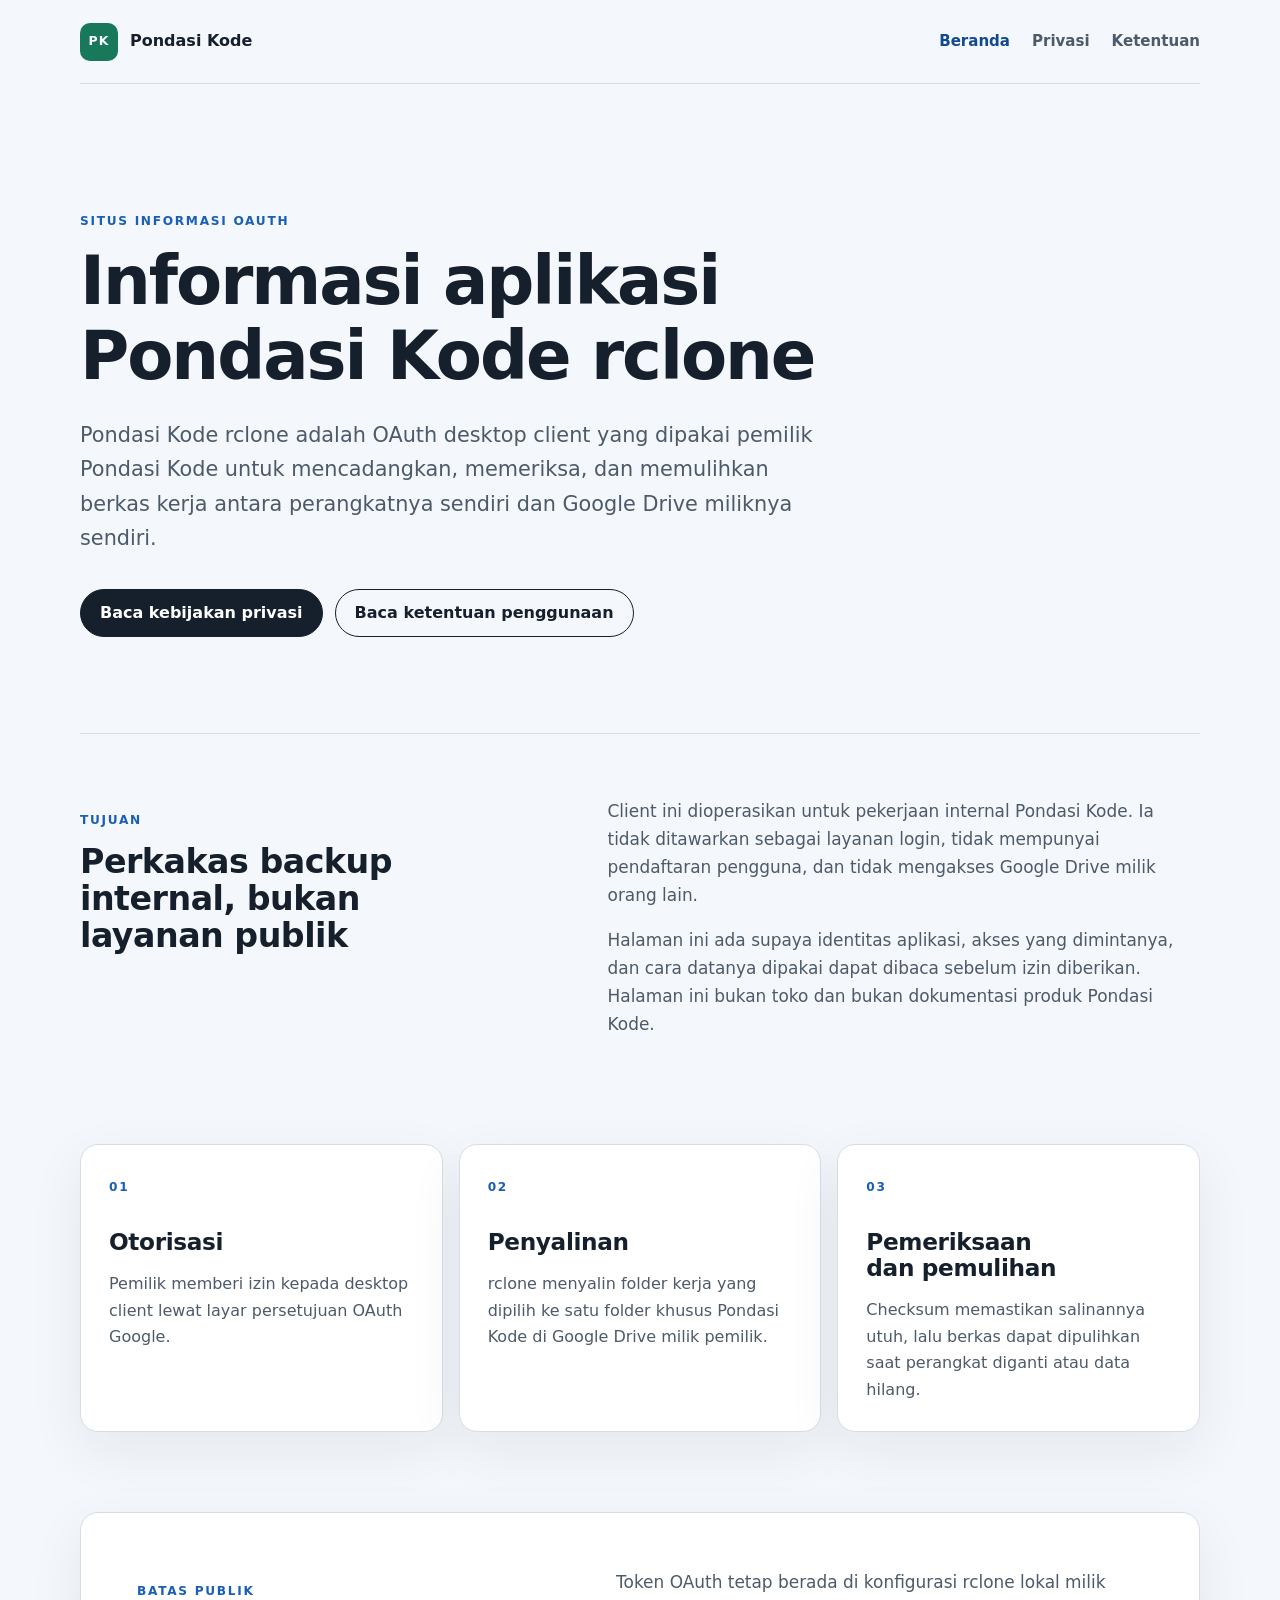
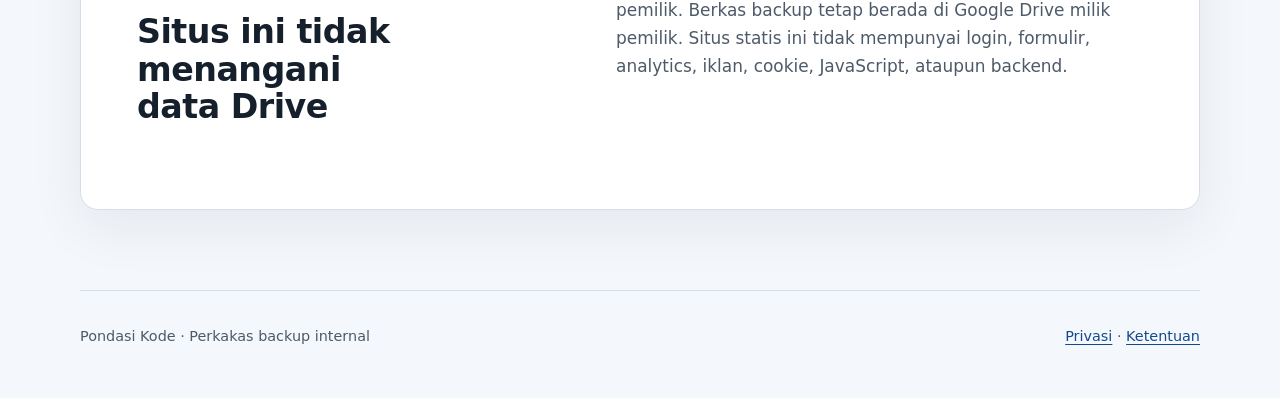
<file: index.html>
<!doctype html>
<html lang="id">
<head>
  <meta charset="utf-8">
  <meta name="viewport" content="width=device-width, initial-scale=1">
  <meta name="description" content="Informasi publik untuk OAuth desktop client Pondasi Kode rclone.">
  <meta name="referrer" content="no-referrer">
  <meta name="robots" content="noindex">
  <link rel="canonical" href="https://pondasi-kode.github.io/">
  <link rel="stylesheet" href="/assets/style.css">
  <title>Pondasi Kode — Informasi Aplikasi OAuth</title>
</head>
<body>
  <header class="site-header">
    <a class="brand" href="/" aria-label="Beranda Pondasi Kode">
      <span class="brand-mark" aria-hidden="true">PK</span>
      <span>Pondasi Kode</span>
    </a>
    <nav aria-label="Navigasi utama">
      <a aria-current="page" href="/">Beranda</a>
      <a href="/privacy.html">Privasi</a>
      <a href="/terms.html">Ketentuan</a>
    </nav>
  </header>

  <main>
    <section class="hero" aria-labelledby="page-title">
      <p class="eyebrow">Situs informasi OAuth</p>
      <h1 id="page-title">Informasi aplikasi Pondasi Kode rclone</h1>
      <p class="lead">Pondasi Kode rclone adalah OAuth desktop client yang dipakai pemilik Pondasi Kode untuk mencadangkan, memeriksa, dan memulihkan berkas kerja antara perangkatnya sendiri dan Google Drive miliknya sendiri.</p>
      <div class="actions">
        <a class="button primary" href="/privacy.html">Baca kebijakan privasi</a>
        <a class="button secondary" href="/terms.html">Baca ketentuan penggunaan</a>
      </div>
    </section>

    <section class="section" aria-labelledby="purpose-title">
      <div>
        <p class="section-label">Tujuan</p>
        <h2 id="purpose-title">Perkakas backup internal, bukan layanan publik</h2>
      </div>
      <div class="prose">
        <p>Client ini dioperasikan untuk pekerjaan internal Pondasi Kode. Ia tidak ditawarkan sebagai layanan login, tidak mempunyai pendaftaran pengguna, dan tidak mengakses Google Drive milik orang lain.</p>
        <p>Halaman ini ada supaya identitas aplikasi, akses yang dimintanya, dan cara datanya dipakai dapat dibaca sebelum izin diberikan. Halaman ini bukan toko dan bukan dokumentasi produk Pondasi Kode.</p>
      </div>
    </section>

    <section class="cards" aria-label="Cara kerja integrasi">
      <article>
        <span class="step">01</span>
        <h2>Otorisasi</h2>
        <p>Pemilik memberi izin kepada desktop client lewat layar persetujuan OAuth Google.</p>
      </article>
      <article>
        <span class="step">02</span>
        <h2>Penyalinan</h2>
        <p>rclone menyalin folder kerja yang dipilih ke satu folder khusus Pondasi Kode di Google Drive milik pemilik.</p>
      </article>
      <article>
        <span class="step">03</span>
        <h2>Pemeriksaan dan pemulihan</h2>
        <p>Checksum memastikan salinannya utuh, lalu berkas dapat dipulihkan saat perangkat diganti atau data hilang.</p>
      </article>
    </section>

    <section class="section notice" aria-labelledby="boundary-title">
      <div>
        <p class="section-label">Batas publik</p>
        <h2 id="boundary-title">Situs ini tidak menangani data Drive</h2>
      </div>
      <div class="prose">
        <p>Token OAuth tetap berada di konfigurasi rclone lokal milik pemilik. Berkas backup tetap berada di Google Drive milik pemilik. Situs statis ini tidak mempunyai login, formulir, analytics, iklan, cookie, JavaScript, ataupun backend.</p>
      </div>
    </section>
  </main>

  <footer>
    <p>Pondasi Kode · Perkakas backup internal</p>
    <p><a href="/privacy.html">Privasi</a> · <a href="/terms.html">Ketentuan</a></p>
  </footer>
</body>
</html>
</file>
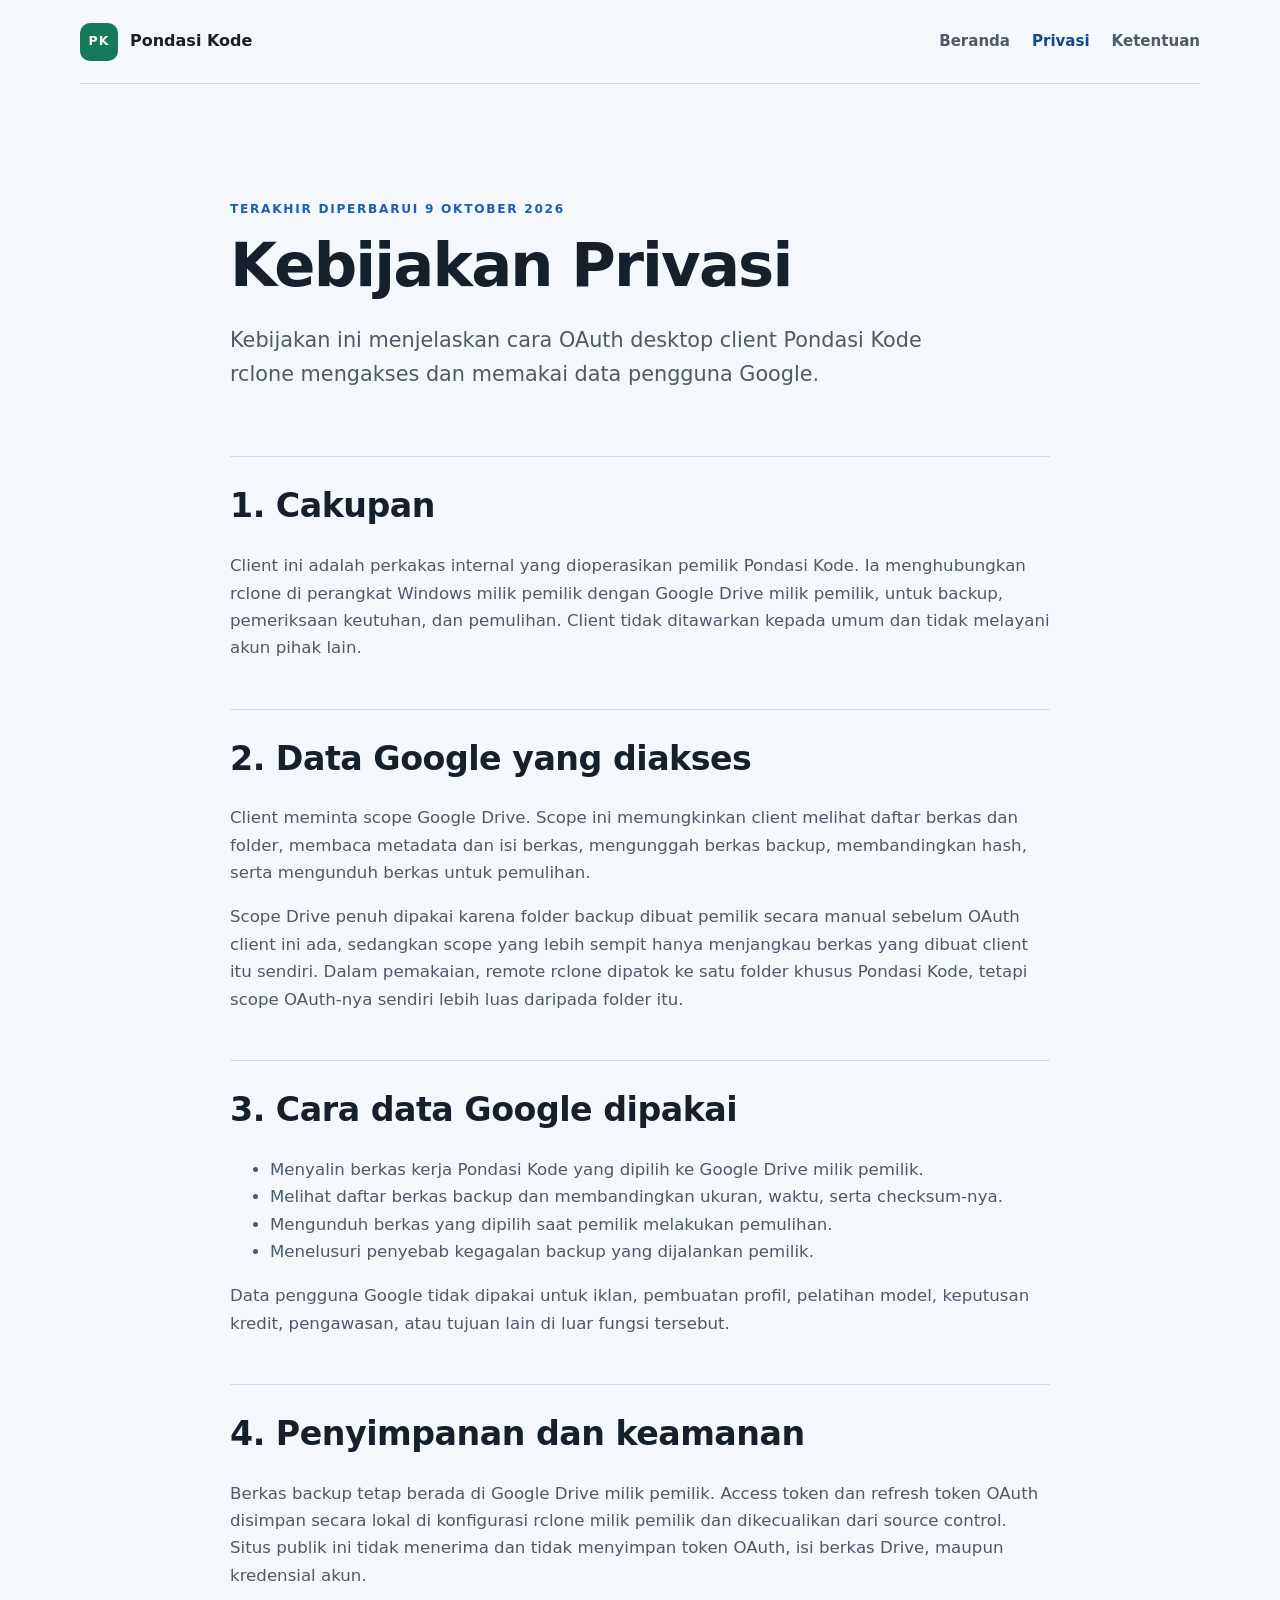
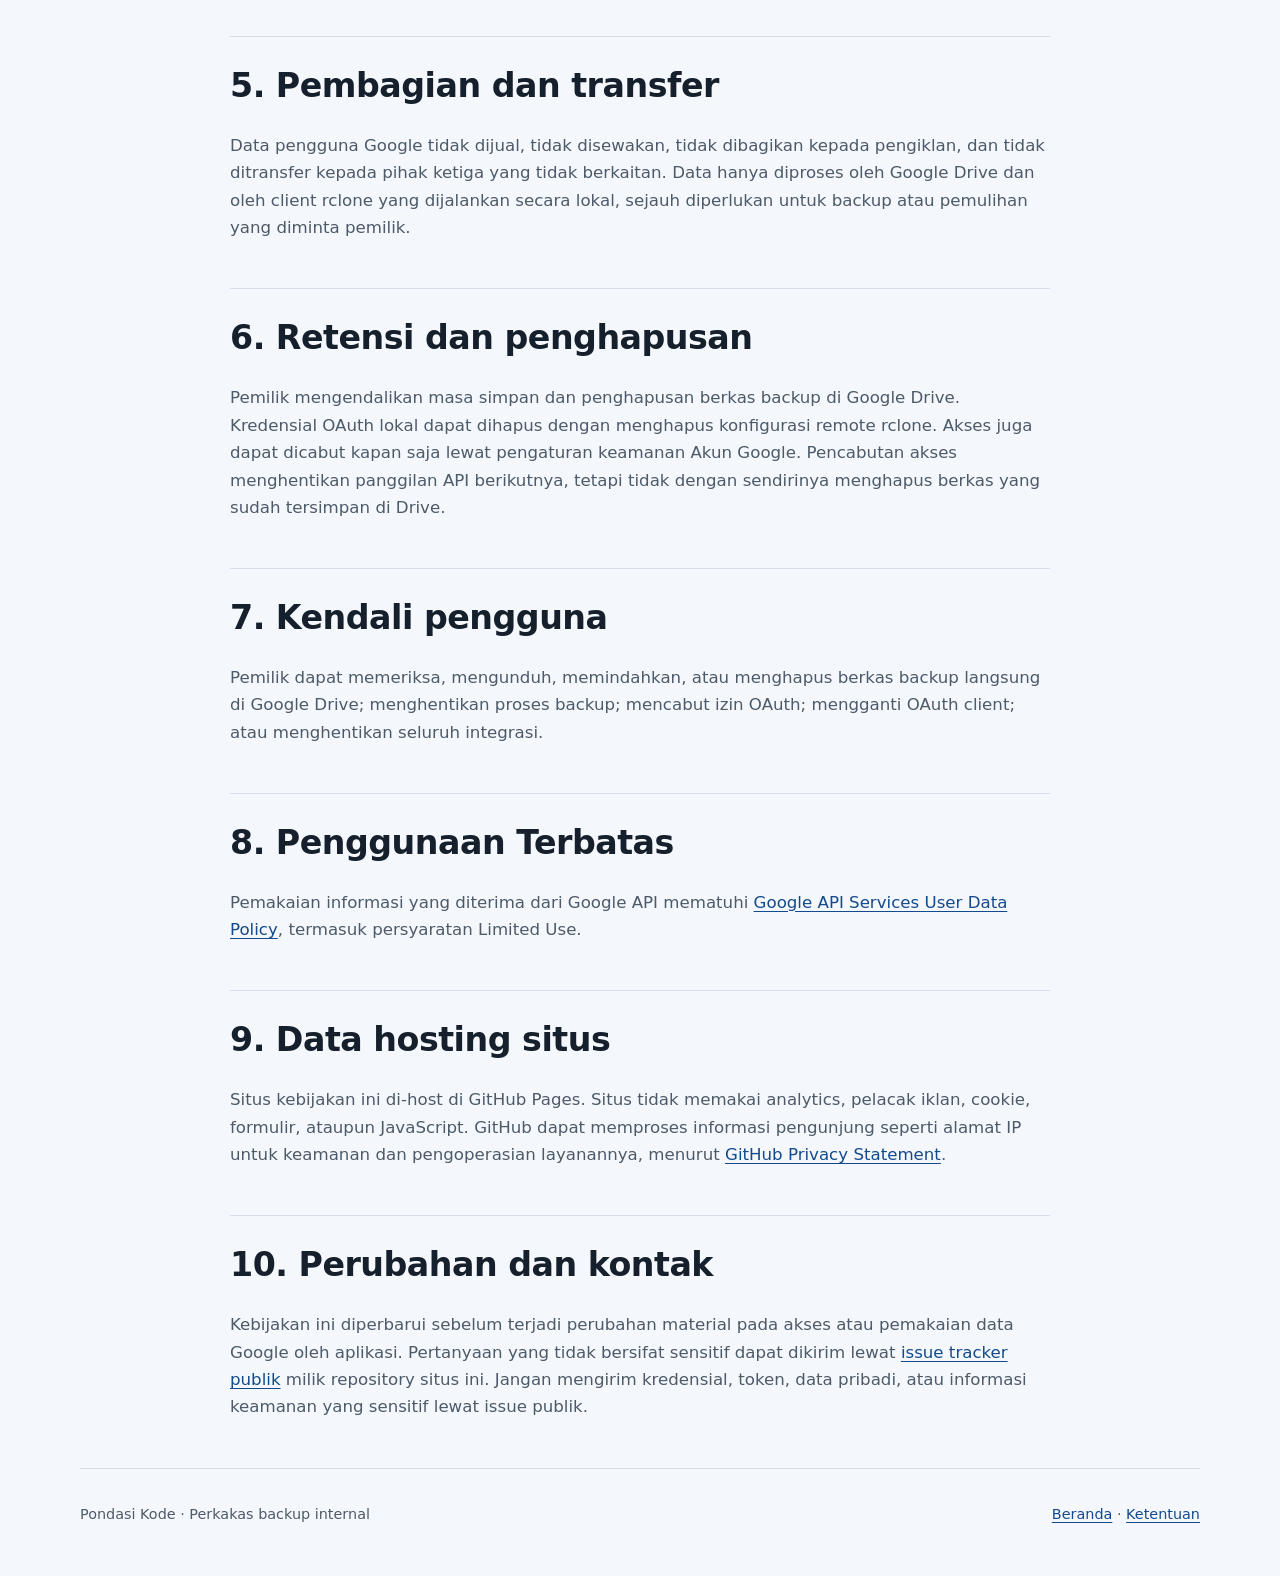
<file: privacy.html>
<!doctype html>
<html lang="id">
<head>
  <meta charset="utf-8">
  <meta name="viewport" content="width=device-width, initial-scale=1">
  <meta name="description" content="Kebijakan privasi untuk OAuth desktop client Pondasi Kode rclone.">
  <meta name="referrer" content="no-referrer">
  <meta name="robots" content="noindex">
  <link rel="canonical" href="https://pondasi-kode.github.io/privacy.html">
  <link rel="stylesheet" href="/assets/style.css">
  <title>Kebijakan Privasi — Pondasi Kode</title>
</head>
<body>
  <header class="site-header">
    <a class="brand" href="/" aria-label="Beranda Pondasi Kode">
      <span class="brand-mark" aria-hidden="true">PK</span>
      <span>Pondasi Kode</span>
    </a>
    <nav aria-label="Navigasi utama">
      <a href="/">Beranda</a>
      <a aria-current="page" href="/privacy.html">Privasi</a>
      <a href="/terms.html">Ketentuan</a>
    </nav>
  </header>

  <main class="policy">
    <header class="policy-heading">
      <p class="eyebrow">Terakhir diperbarui 9 Oktober 2026</p>
      <h1>Kebijakan Privasi</h1>
      <p class="lead">Kebijakan ini menjelaskan cara OAuth desktop client Pondasi Kode rclone mengakses dan memakai data pengguna Google.</p>
    </header>

    <section>
      <h2>1. Cakupan</h2>
      <p>Client ini adalah perkakas internal yang dioperasikan pemilik Pondasi Kode. Ia menghubungkan rclone di perangkat Windows milik pemilik dengan Google Drive milik pemilik, untuk backup, pemeriksaan keutuhan, dan pemulihan. Client tidak ditawarkan kepada umum dan tidak melayani akun pihak lain.</p>
    </section>

    <section>
      <h2>2. Data Google yang diakses</h2>
      <p>Client meminta scope Google Drive. Scope ini memungkinkan client melihat daftar berkas dan folder, membaca metadata dan isi berkas, mengunggah berkas backup, membandingkan hash, serta mengunduh berkas untuk pemulihan.</p>
      <p>Scope Drive penuh dipakai karena folder backup dibuat pemilik secara manual sebelum OAuth client ini ada, sedangkan scope yang lebih sempit hanya menjangkau berkas yang dibuat client itu sendiri. Dalam pemakaian, remote rclone dipatok ke satu folder khusus Pondasi Kode, tetapi scope OAuth-nya sendiri lebih luas daripada folder itu.</p>
    </section>

    <section>
      <h2>3. Cara data Google dipakai</h2>
      <ul>
        <li>Menyalin berkas kerja Pondasi Kode yang dipilih ke Google Drive milik pemilik.</li>
        <li>Melihat daftar berkas backup dan membandingkan ukuran, waktu, serta checksum-nya.</li>
        <li>Mengunduh berkas yang dipilih saat pemilik melakukan pemulihan.</li>
        <li>Menelusuri penyebab kegagalan backup yang dijalankan pemilik.</li>
      </ul>
      <p>Data pengguna Google tidak dipakai untuk iklan, pembuatan profil, pelatihan model, keputusan kredit, pengawasan, atau tujuan lain di luar fungsi tersebut.</p>
    </section>

    <section>
      <h2>4. Penyimpanan dan keamanan</h2>
      <p>Berkas backup tetap berada di Google Drive milik pemilik. Access token dan refresh token OAuth disimpan secara lokal di konfigurasi rclone milik pemilik dan dikecualikan dari source control. Situs publik ini tidak menerima dan tidak menyimpan token OAuth, isi berkas Drive, maupun kredensial akun.</p>
    </section>

    <section>
      <h2>5. Pembagian dan transfer</h2>
      <p>Data pengguna Google tidak dijual, tidak disewakan, tidak dibagikan kepada pengiklan, dan tidak ditransfer kepada pihak ketiga yang tidak berkaitan. Data hanya diproses oleh Google Drive dan oleh client rclone yang dijalankan secara lokal, sejauh diperlukan untuk backup atau pemulihan yang diminta pemilik.</p>
    </section>

    <section>
      <h2>6. Retensi dan penghapusan</h2>
      <p>Pemilik mengendalikan masa simpan dan penghapusan berkas backup di Google Drive. Kredensial OAuth lokal dapat dihapus dengan menghapus konfigurasi remote rclone. Akses juga dapat dicabut kapan saja lewat pengaturan keamanan Akun Google. Pencabutan akses menghentikan panggilan API berikutnya, tetapi tidak dengan sendirinya menghapus berkas yang sudah tersimpan di Drive.</p>
    </section>

    <section>
      <h2>7. Kendali pengguna</h2>
      <p>Pemilik dapat memeriksa, mengunduh, memindahkan, atau menghapus berkas backup langsung di Google Drive; menghentikan proses backup; mencabut izin OAuth; mengganti OAuth client; atau menghentikan seluruh integrasi.</p>
    </section>

    <section>
      <h2>8. Penggunaan Terbatas</h2>
      <p>Pemakaian informasi yang diterima dari Google API mematuhi <a href="https://developers.google.com/terms/api-services-user-data-policy">Google API Services User Data Policy</a>, termasuk persyaratan Limited Use.</p>
    </section>

    <section>
      <h2>9. Data hosting situs</h2>
      <p>Situs kebijakan ini di-host di GitHub Pages. Situs tidak memakai analytics, pelacak iklan, cookie, formulir, ataupun JavaScript. GitHub dapat memproses informasi pengunjung seperti alamat IP untuk keamanan dan pengoperasian layanannya, menurut <a href="https://docs.github.com/en/site-policy/privacy-policies/github-general-privacy-statement">GitHub Privacy Statement</a>.</p>
    </section>

    <section>
      <h2>10. Perubahan dan kontak</h2>
      <p>Kebijakan ini diperbarui sebelum terjadi perubahan material pada akses atau pemakaian data Google oleh aplikasi. Pertanyaan yang tidak bersifat sensitif dapat dikirim lewat <a href="https://github.com/pondasi-kode/pondasi-kode.github.io/issues">issue tracker publik</a> milik repository situs ini. Jangan mengirim kredensial, token, data pribadi, atau informasi keamanan yang sensitif lewat issue publik.</p>
    </section>
  </main>

  <footer>
    <p>Pondasi Kode · Perkakas backup internal</p>
    <p><a href="/">Beranda</a> · <a href="/terms.html">Ketentuan</a></p>
  </footer>
</body>
</html>
</file>
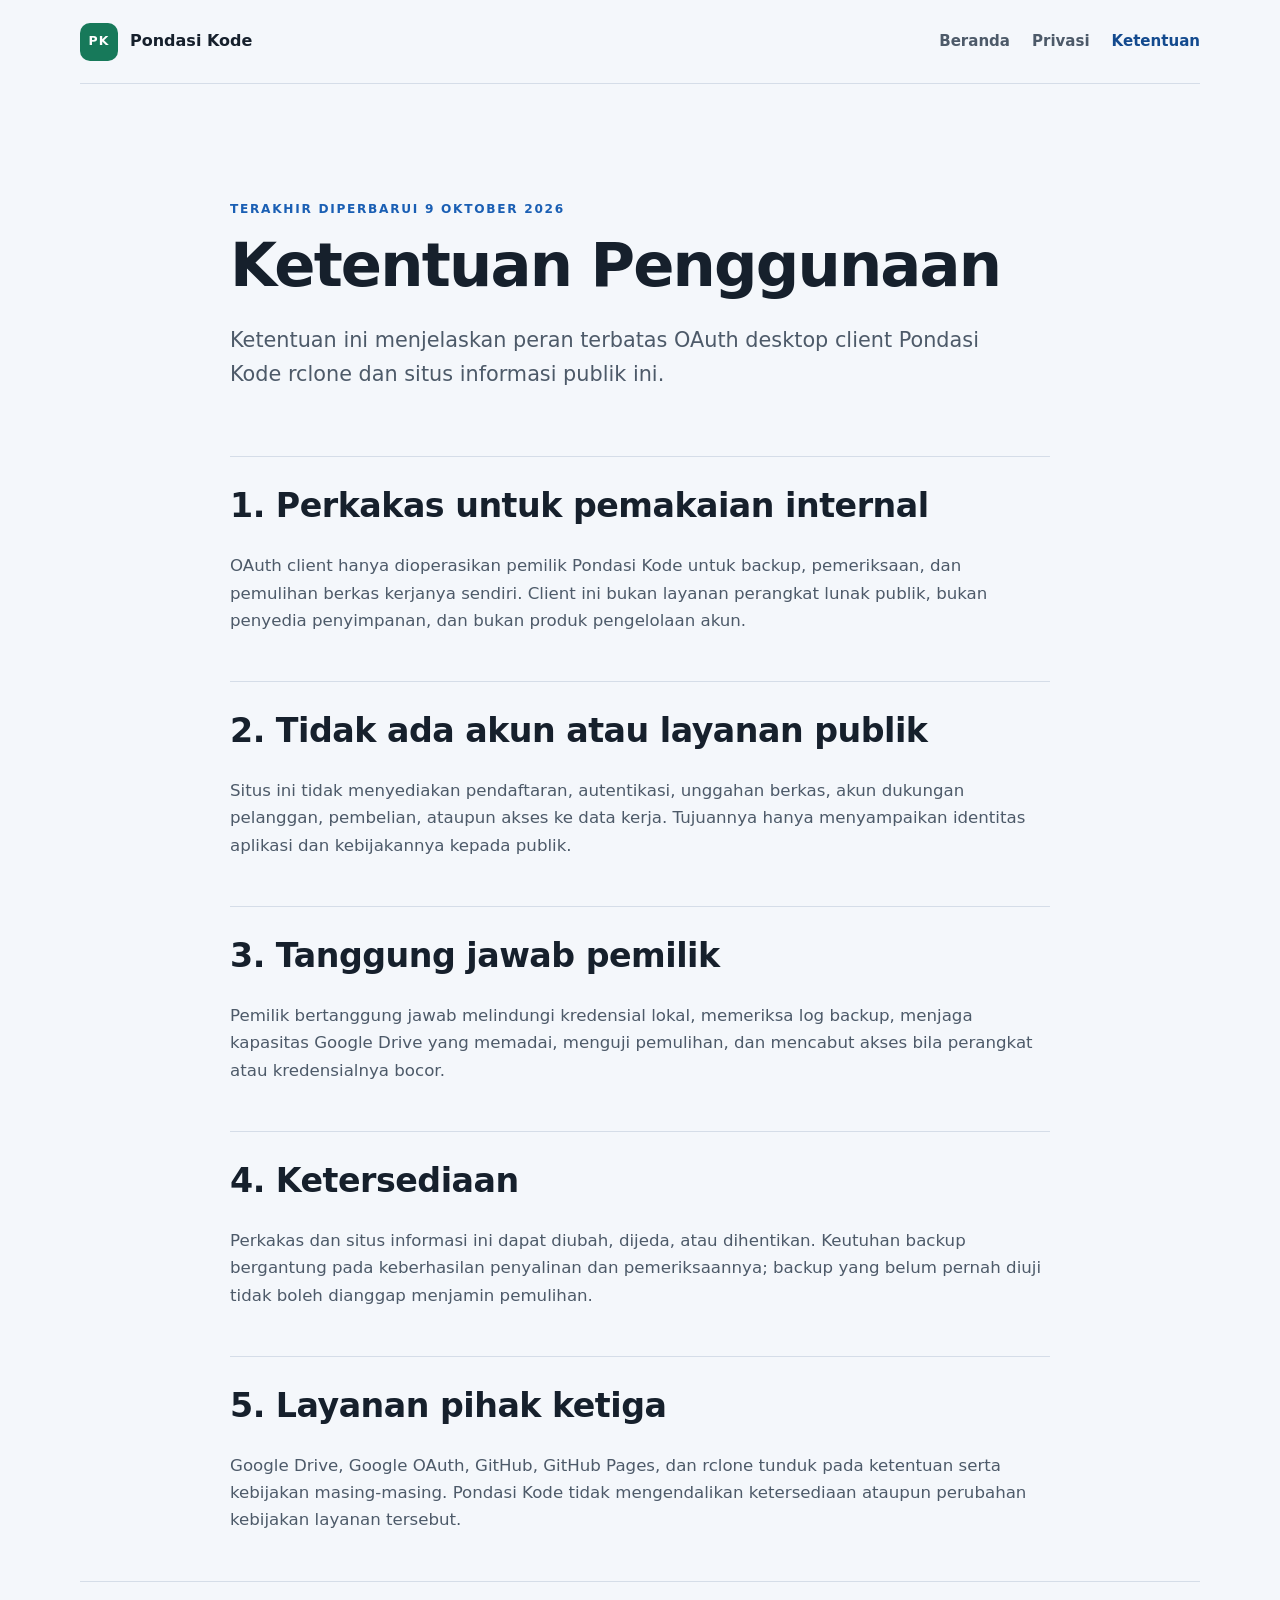
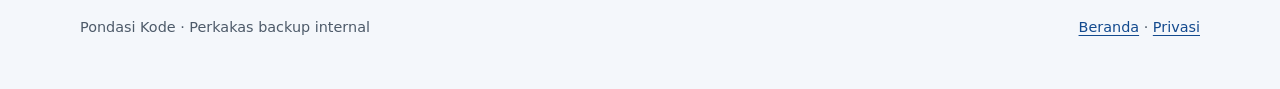
<file: terms.html>
<!doctype html>
<html lang="id">
<head>
  <meta charset="utf-8">
  <meta name="viewport" content="width=device-width, initial-scale=1">
  <meta name="description" content="Ketentuan penggunaan OAuth desktop client Pondasi Kode rclone.">
  <meta name="referrer" content="no-referrer">
  <meta name="robots" content="noindex">
  <link rel="canonical" href="https://pondasi-kode.github.io/terms.html">
  <link rel="stylesheet" href="/assets/style.css">
  <title>Ketentuan Penggunaan — Pondasi Kode</title>
</head>
<body>
  <header class="site-header">
    <a class="brand" href="/" aria-label="Beranda Pondasi Kode">
      <span class="brand-mark" aria-hidden="true">PK</span>
      <span>Pondasi Kode</span>
    </a>
    <nav aria-label="Navigasi utama">
      <a href="/">Beranda</a>
      <a href="/privacy.html">Privasi</a>
      <a aria-current="page" href="/terms.html">Ketentuan</a>
    </nav>
  </header>

  <main class="policy">
    <header class="policy-heading">
      <p class="eyebrow">Terakhir diperbarui 9 Oktober 2026</p>
      <h1>Ketentuan Penggunaan</h1>
      <p class="lead">Ketentuan ini menjelaskan peran terbatas OAuth desktop client Pondasi Kode rclone dan situs informasi publik ini.</p>
    </header>

    <section>
      <h2>1. Perkakas untuk pemakaian internal</h2>
      <p>OAuth client hanya dioperasikan pemilik Pondasi Kode untuk backup, pemeriksaan, dan pemulihan berkas kerjanya sendiri. Client ini bukan layanan perangkat lunak publik, bukan penyedia penyimpanan, dan bukan produk pengelolaan akun.</p>
    </section>

    <section>
      <h2>2. Tidak ada akun atau layanan publik</h2>
      <p>Situs ini tidak menyediakan pendaftaran, autentikasi, unggahan berkas, akun dukungan pelanggan, pembelian, ataupun akses ke data kerja. Tujuannya hanya menyampaikan identitas aplikasi dan kebijakannya kepada publik.</p>
    </section>

    <section>
      <h2>3. Tanggung jawab pemilik</h2>
      <p>Pemilik bertanggung jawab melindungi kredensial lokal, memeriksa log backup, menjaga kapasitas Google Drive yang memadai, menguji pemulihan, dan mencabut akses bila perangkat atau kredensialnya bocor.</p>
    </section>

    <section>
      <h2>4. Ketersediaan</h2>
      <p>Perkakas dan situs informasi ini dapat diubah, dijeda, atau dihentikan. Keutuhan backup bergantung pada keberhasilan penyalinan dan pemeriksaannya; backup yang belum pernah diuji tidak boleh dianggap menjamin pemulihan.</p>
    </section>

    <section>
      <h2>5. Layanan pihak ketiga</h2>
      <p>Google Drive, Google OAuth, GitHub, GitHub Pages, dan rclone tunduk pada ketentuan serta kebijakan masing-masing. Pondasi Kode tidak mengendalikan ketersediaan ataupun perubahan kebijakan layanan tersebut.</p>
    </section>
  </main>

  <footer>
    <p>Pondasi Kode · Perkakas backup internal</p>
    <p><a href="/">Beranda</a> · <a href="/privacy.html">Privasi</a></p>
  </footer>
</body>
</html>
</file>
<file: assets/style.css>
:root {
  color-scheme: light;
  --ink: #16202c;
  --muted: #4d5a69;
  --paper: #f4f7fb;
  --surface: #ffffff;
  --line: #d5dde8;
  --primary: #1a5fb4;
  --primary-dark: #134a8e;
  --accent: #17795a;
  --shadow: 0 18px 55px rgba(22, 32, 44, 0.07);
  --radius: 18px;
}

* {
  box-sizing: border-box;
}

html {
  background: var(--paper);
  scroll-behavior: smooth;
}

body {
  margin: 0;
  color: var(--ink);
  background: var(--paper);
  font-family: ui-sans-serif, system-ui, -apple-system, BlinkMacSystemFont, "Segoe UI", sans-serif;
  line-height: 1.65;
}

a {
  color: var(--primary-dark);
  text-underline-offset: 0.18em;
}

a:focus-visible {
  outline: 3px solid var(--primary);
  outline-offset: 4px;
  border-radius: 4px;
}

.site-header,
main,
footer {
  width: min(1120px, calc(100% - 40px));
  margin-inline: auto;
}

.site-header {
  display: flex;
  align-items: center;
  justify-content: space-between;
  min-height: 84px;
  border-bottom: 1px solid var(--line);
}

.brand {
  display: inline-flex;
  align-items: center;
  gap: 12px;
  color: var(--ink);
  font-weight: 700;
  text-decoration: none;
}

.brand-mark {
  display: grid;
  width: 38px;
  height: 38px;
  place-items: center;
  border-radius: 10px;
  color: var(--surface);
  background: var(--accent);
  font-size: 0.78rem;
  letter-spacing: 0.08em;
}

nav {
  display: flex;
  gap: 22px;
}

nav a {
  color: var(--muted);
  font-size: 0.94rem;
  font-weight: 600;
  text-decoration: none;
}

nav a:hover,
nav a[aria-current="page"] {
  color: var(--primary-dark);
}

.hero {
  padding: clamp(64px, 9vw, 120px) 0 clamp(56px, 8vw, 96px);
}

.eyebrow,
.section-label,
.step {
  color: var(--primary);
  font-size: 0.76rem;
  font-weight: 700;
  letter-spacing: 0.14em;
  text-transform: uppercase;
}

h1,
h2 {
  margin-top: 0;
  font-weight: 700;
  line-height: 1.12;
  text-wrap: balance;
}

h1 {
  max-width: 850px;
  margin-bottom: 24px;
  font-size: clamp(2.3rem, 6vw, 4.2rem);
  letter-spacing: -0.03em;
}

h2 {
  font-size: clamp(1.45rem, 2.6vw, 2.1rem);
  letter-spacing: -0.015em;
}

.lead {
  max-width: 760px;
  color: var(--muted);
  font-size: clamp(1.08rem, 2vw, 1.3rem);
}

.actions {
  display: flex;
  flex-wrap: wrap;
  gap: 12px;
  margin-top: 34px;
}

.button {
  display: inline-flex;
  min-height: 48px;
  align-items: center;
  justify-content: center;
  padding: 0 19px;
  border: 1px solid var(--ink);
  border-radius: 999px;
  font-weight: 700;
  text-decoration: none;
}

.button.primary {
  color: var(--surface);
  background: var(--ink);
}

.button.secondary {
  color: var(--ink);
  background: transparent;
}

.section {
  display: grid;
  grid-template-columns: minmax(0, 0.85fr) minmax(0, 1.15fr);
  gap: clamp(28px, 7vw, 100px);
  padding: 64px 0;
  border-top: 1px solid var(--line);
}

.prose {
  color: var(--muted);
  font-size: 1.06rem;
}

.prose p:first-child {
  margin-top: 0;
}

.cards {
  display: grid;
  grid-template-columns: repeat(3, 1fr);
  gap: 16px;
  padding: 24px 0 80px;
}

.cards article,
.notice {
  border: 1px solid var(--line);
  border-radius: var(--radius);
  background: var(--surface);
  box-shadow: var(--shadow);
}

.cards article {
  padding: 28px;
}

.cards h2 {
  margin: 30px 0 12px;
  font-size: 1.45rem;
}

.cards p {
  margin-bottom: 0;
  color: var(--muted);
}

.notice {
  margin-bottom: 80px;
  padding: clamp(28px, 5vw, 56px);
}

.policy {
  max-width: 820px;
}

.policy-heading {
  padding: clamp(56px, 8vw, 104px) 0 44px;
}

.policy h1 {
  font-size: clamp(2.3rem, 6vw, 3.8rem);
}

.policy section {
  padding: 30px 0;
  border-top: 1px solid var(--line);
}

.policy section p,
.policy section li {
  color: var(--muted);
  font-size: 1.04rem;
}

footer {
  display: flex;
  justify-content: space-between;
  gap: 20px;
  padding: 34px 0 50px;
  border-top: 1px solid var(--line);
  color: var(--muted);
  font-size: 0.9rem;
}

footer p {
  margin: 0;
}

@media (max-width: 760px) {
  .site-header {
    align-items: flex-start;
    flex-direction: column;
    gap: 18px;
    padding: 20px 0;
  }

  nav {
    width: 100%;
    justify-content: space-between;
  }

  .section,
  .cards {
    grid-template-columns: 1fr;
  }

  footer {
    flex-direction: column;
  }
}

@media (prefers-reduced-motion: reduce) {
  html {
    scroll-behavior: auto;
  }
}
</file>
